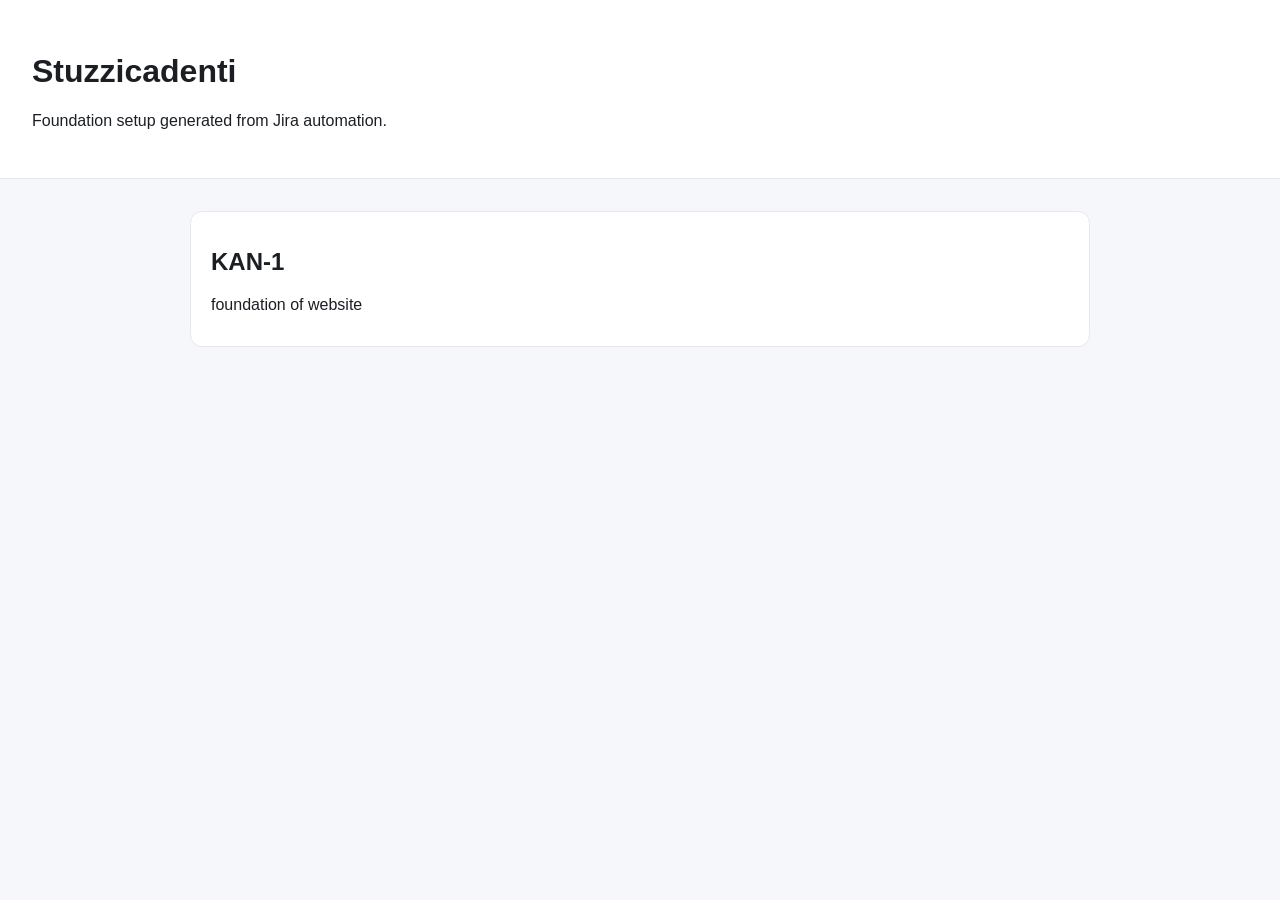
<file: index.html>
<!doctype html>
<html lang="en">
<head>
  <meta charset="UTF-8" />
  <meta name="viewport" content="width=device-width, initial-scale=1.0" />
  <title>KAN-1 - Website Foundation</title>
  <link rel="stylesheet" href="styles.css" />
</head>
<body>
  <header class="site-header">
    <h1>Stuzzicadenti</h1>
    <p>Foundation setup generated from Jira automation.</p>
  </header>
  <main>
    <section><h2>KAN-1</h2><p>foundation of website</p></section>
  </main>
</body>
</html>
</file>
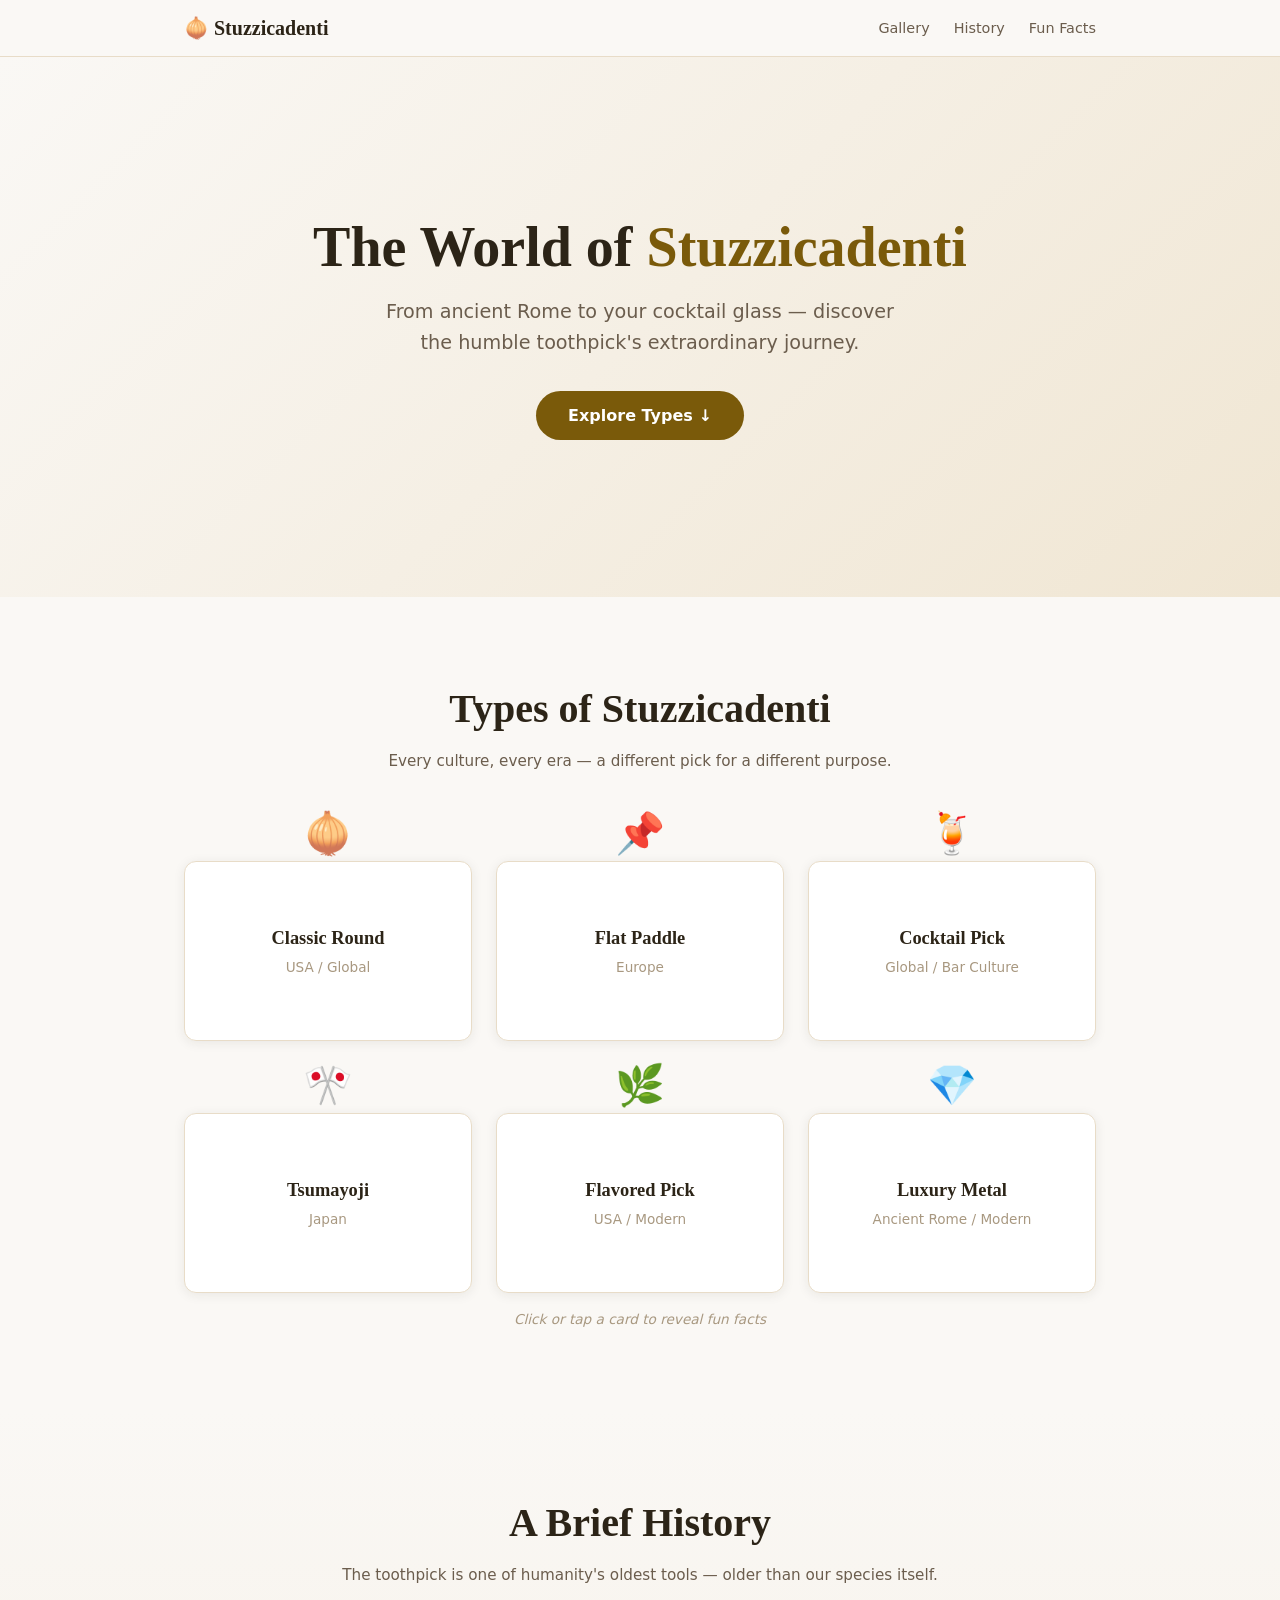
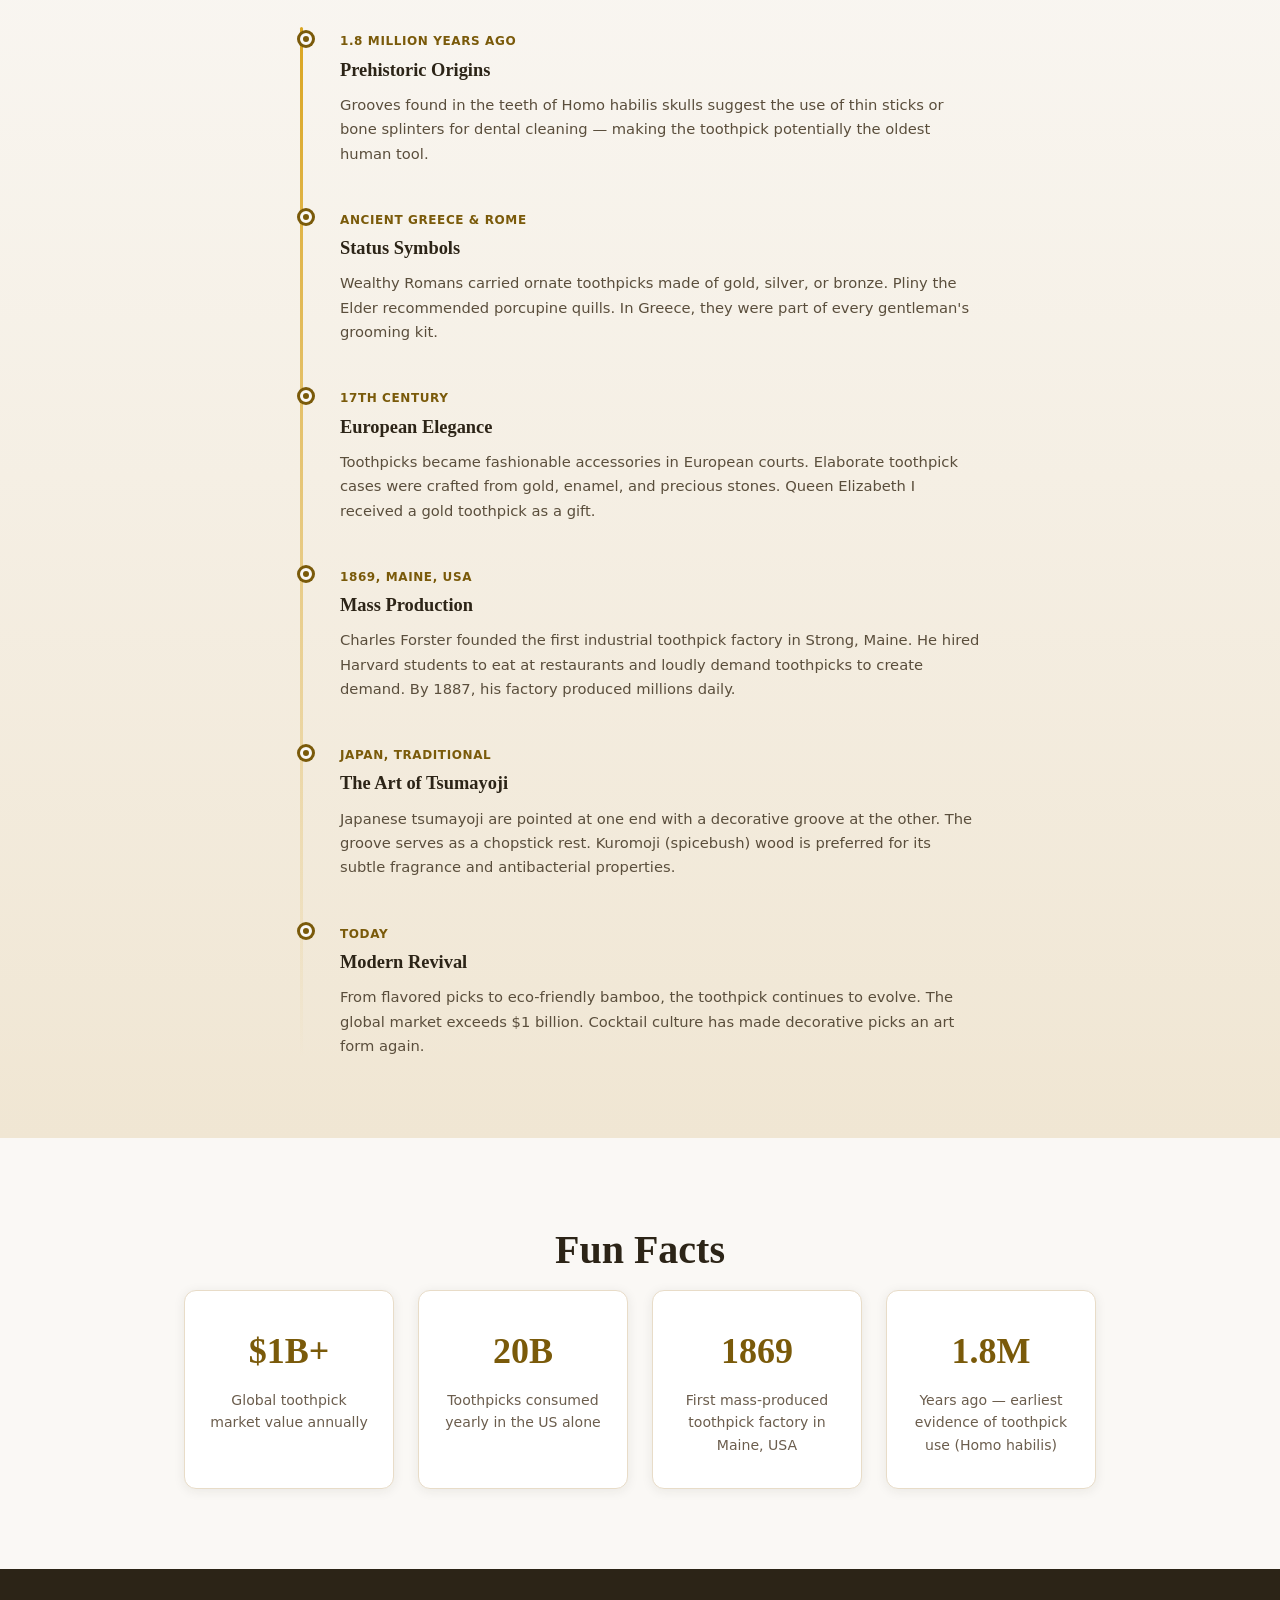
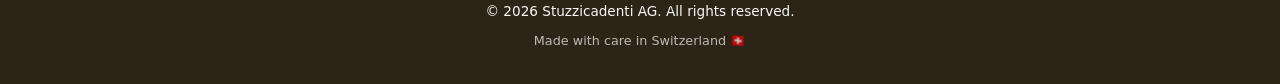
<file: src/index.html>
<!DOCTYPE html>
<html lang="en">
<head>
  <meta charset="UTF-8">
  <meta name="viewport" content="width=device-width, initial-scale=1.0">
  <title>Stuzzicadenti &mdash; The World of Toothpicks</title>
  <meta name="description" content="Explore the fascinating world of stuzzicadenti — from ancient origins to modern cocktail picks. Discover types, history, and cultural traditions around the humble toothpick.">
  <meta name="keywords" content="stuzzicadenti, toothpick, toothpicks, cocktail picks, tsumayoji, history, types">
  <meta name="author" content="Stuzzicadenti AG">
  <meta name="robots" content="index, follow">

  <!-- Open Graph -->
  <meta property="og:type" content="website">
  <meta property="og:title" content="Stuzzicadenti — The World of Toothpicks">
  <meta property="og:description" content="Explore the fascinating world of stuzzicadenti — types, history, and cultural traditions around the humble toothpick.">
  <meta property="og:url" content="https://stuzzicadenti-ag.github.io/stuzzicadenti/">
  <meta property="og:site_name" content="Stuzzicadenti">
  <meta property="og:locale" content="en_US">
  <meta property="og:image" content="https://stuzzicadenti-ag.github.io/stuzzicadenti/img/og-image.png">

  <!-- Twitter Card -->
  <meta name="twitter:card" content="summary">
  <meta name="twitter:title" content="Stuzzicadenti — The World of Toothpicks">
  <meta name="twitter:description" content="Explore the fascinating world of stuzzicadenti — types, history, and cultural traditions.">
  <meta name="twitter:image" content="https://stuzzicadenti-ag.github.io/stuzzicadenti/img/og-image.png">

  <!-- Canonical -->
  <link rel="canonical" href="https://stuzzicadenti-ag.github.io/stuzzicadenti/">

  <!-- hreflang -->
  <link rel="alternate" hreflang="en" href="https://stuzzicadenti-ag.github.io/stuzzicadenti/">
  <link rel="alternate" hreflang="x-default" href="https://stuzzicadenti-ag.github.io/stuzzicadenti/">

  <!-- Favicon (SVG) -->
  <link rel="icon" type="image/svg+xml" href="data:image/svg+xml,<svg xmlns='http://www.w3.org/2000/svg' viewBox='0 0 100 100'><text y='.9em' font-size='90'>🪥</text></svg>">

  <!-- Structured Data -->
  <script type="application/ld+json">
  {
    "@context": "https://schema.org",
    "@type": "WebSite",
    "name": "Stuzzicadenti",
    "url": "https://stuzzicadenti-ag.github.io/stuzzicadenti/",
    "description": "Explore the fascinating world of stuzzicadenti — types, history, and cultural traditions.",
    "publisher": {
      "@type": "Organization",
      "name": "Stuzzicadenti AG"
    }
  }
  </script>

  <!-- Content Security Policy -->
  <meta http-equiv="Content-Security-Policy" content="default-src 'self'; script-src 'self'; style-src 'self' 'unsafe-inline'; img-src 'self' data:; font-src 'self'">

  <link rel="stylesheet" href="css/style.css">

  <!-- Noscript fallback for scroll animations -->
  <noscript><style>.card,.timeline__item,.facts__card{opacity:1;transform:none}</style></noscript>
</head>
<body>

  <!-- Header -->
  <header class="header">
    <nav class="header__nav">
      <a href="#" class="header__logo" aria-label="Stuzzicadenti home">&#129477; Stuzzicadenti</a>
      <ul class="header__links">
        <li><a href="#gallery">Gallery</a></li>
        <li><a href="#history">History</a></li>
        <li><a href="#fun-facts">Fun Facts</a></li>
      </ul>
    </nav>
  </header>

  <!-- Hero -->
  <section class="hero">
    <div class="hero__content">
      <h1 class="hero__title">The World of <span class="hero__accent">Stuzzicadenti</span></h1>
      <p class="hero__subtitle">From ancient Rome to your cocktail glass &mdash; discover the humble toothpick's extraordinary journey.</p>
      <a href="#gallery" class="hero__cta">Explore Types &darr;</a>
    </div>
  </section>

  <!-- Gallery (MOT-5) -->
  <section id="gallery" class="gallery">
    <h2 class="section__title">Types of Stuzzicadenti</h2>
    <p class="section__subtitle">Every culture, every era &mdash; a different pick for a different purpose.</p>

    <div class="gallery__grid">

      <article class="card" tabindex="0" role="button" aria-label="Classic Round toothpick, tap to flip">
        <div class="card__icon">&#129477;</div>
        <div class="card__inner">
          <div class="card__front">
            <h3 class="card__name">Classic Round</h3>
            <p class="card__origin">USA / Global</p>
          </div>
          <div class="card__back">
            <p class="card__fact">The most common toothpick worldwide. First mass-produced in 1869 by Charles Forster in Strong, Maine using birch wood.</p>
          </div>
        </div>
      </article>

      <article class="card" tabindex="0" role="button" aria-label="Flat Paddle toothpick, tap to flip">
        <div class="card__icon">&#128204;</div>
        <div class="card__inner">
          <div class="card__front">
            <h3 class="card__name">Flat Paddle</h3>
            <p class="card__origin">Europe</p>
          </div>
          <div class="card__back">
            <p class="card__fact">Wider and sturdier than round picks. Perfect for appetizers and small bites. Often found in Swiss restaurants.</p>
          </div>
        </div>
      </article>

      <article class="card" tabindex="0" role="button" aria-label="Cocktail Pick, tap to flip">
        <div class="card__icon">&#127865;</div>
        <div class="card__inner">
          <div class="card__front">
            <h3 class="card__name">Cocktail Pick</h3>
            <p class="card__origin">Global / Bar Culture</p>
          </div>
          <div class="card__back">
            <p class="card__fact">Decorative picks with ornate ends &mdash; umbrellas, swords, or fruit shapes. Essential for garnishing martinis and appetizers.</p>
          </div>
        </div>
      </article>

      <article class="card" tabindex="0" role="button" aria-label="Tsumayoji toothpick, tap to flip">
        <div class="card__icon">&#127884;</div>
        <div class="card__inner">
          <div class="card__front">
            <h3 class="card__name">Tsumayoji</h3>
            <p class="card__origin">Japan</p>
          </div>
          <div class="card__back">
            <p class="card__fact">Japanese-style pointed picks, often with a decorative groove at one end that doubles as a rest. Considered an art form in Japanese dining.</p>
          </div>
        </div>
      </article>

      <article class="card" tabindex="0" role="button" aria-label="Flavored Pick, tap to flip">
        <div class="card__icon">&#127807;</div>
        <div class="card__inner">
          <div class="card__front">
            <h3 class="card__name">Flavored Pick</h3>
            <p class="card__origin">USA / Modern</p>
          </div>
          <div class="card__back">
            <p class="card__fact">Infused with cinnamon, tea tree, or mint oils. Popular as a smoking cessation aid and breath freshener since the 1990s.</p>
          </div>
        </div>
      </article>

      <article class="card" tabindex="0" role="button" aria-label="Luxury Metal toothpick, tap to flip">
        <div class="card__icon">&#128142;</div>
        <div class="card__inner">
          <div class="card__front">
            <h3 class="card__name">Luxury Metal</h3>
            <p class="card__origin">Ancient Rome / Modern</p>
          </div>
          <div class="card__back">
            <p class="card__fact">Romans used gold and silver toothpicks as status symbols. Today, titanium and stainless steel picks are eco-friendly alternatives.</p>
          </div>
        </div>
      </article>

    </div>

    <p class="gallery__hint">Click or tap a card to reveal fun facts</p>
  </section>

  <!-- History (MOT-7) -->
  <section id="history" class="history">
    <h2 class="section__title">A Brief History</h2>
    <p class="section__subtitle">The toothpick is one of humanity's oldest tools &mdash; older than our species itself.</p>

    <div class="timeline">

      <div class="timeline__item">
        <div class="timeline__marker"></div>
        <div class="timeline__content">
          <span class="timeline__date">1.8 Million Years Ago</span>
          <h3 class="timeline__title">Prehistoric Origins</h3>
          <p>Grooves found in the teeth of Homo habilis skulls suggest the use of thin sticks or bone splinters for dental cleaning &mdash; making the toothpick potentially the oldest human tool.</p>
        </div>
      </div>

      <div class="timeline__item">
        <div class="timeline__marker"></div>
        <div class="timeline__content">
          <span class="timeline__date">Ancient Greece &amp; Rome</span>
          <h3 class="timeline__title">Status Symbols</h3>
          <p>Wealthy Romans carried ornate toothpicks made of gold, silver, or bronze. Pliny the Elder recommended porcupine quills. In Greece, they were part of every gentleman's grooming kit.</p>
        </div>
      </div>

      <div class="timeline__item">
        <div class="timeline__marker"></div>
        <div class="timeline__content">
          <span class="timeline__date">17th Century</span>
          <h3 class="timeline__title">European Elegance</h3>
          <p>Toothpicks became fashionable accessories in European courts. Elaborate toothpick cases were crafted from gold, enamel, and precious stones. Queen Elizabeth I received a gold toothpick as a gift.</p>
        </div>
      </div>

      <div class="timeline__item">
        <div class="timeline__marker"></div>
        <div class="timeline__content">
          <span class="timeline__date">1869, Maine, USA</span>
          <h3 class="timeline__title">Mass Production</h3>
          <p>Charles Forster founded the first industrial toothpick factory in Strong, Maine. He hired Harvard students to eat at restaurants and loudly demand toothpicks to create demand. By 1887, his factory produced millions daily.</p>
        </div>
      </div>

      <div class="timeline__item">
        <div class="timeline__marker"></div>
        <div class="timeline__content">
          <span class="timeline__date">Japan, Traditional</span>
          <h3 class="timeline__title">The Art of Tsumayoji</h3>
          <p>Japanese tsumayoji are pointed at one end with a decorative groove at the other. The groove serves as a chopstick rest. Kuromoji (spicebush) wood is preferred for its subtle fragrance and antibacterial properties.</p>
        </div>
      </div>

      <div class="timeline__item">
        <div class="timeline__marker"></div>
        <div class="timeline__content">
          <span class="timeline__date">Today</span>
          <h3 class="timeline__title">Modern Revival</h3>
          <p>From flavored picks to eco-friendly bamboo, the toothpick continues to evolve. The global market exceeds $1 billion. Cocktail culture has made decorative picks an art form again.</p>
        </div>
      </div>

    </div>
  </section>

  <!-- Fun Facts -->
  <section id="fun-facts" class="facts">
    <h2 class="section__title">Fun Facts</h2>
    <div class="facts__grid">
      <div class="facts__card">
        <span class="facts__number">$1B+</span>
        <p>Global toothpick market value annually</p>
      </div>
      <div class="facts__card">
        <span class="facts__number">20B</span>
        <p>Toothpicks consumed yearly in the US alone</p>
      </div>
      <div class="facts__card">
        <span class="facts__number">1869</span>
        <p>First mass-produced toothpick factory in Maine, USA</p>
      </div>
      <div class="facts__card">
        <span class="facts__number">1.8M</span>
        <p>Years ago &mdash; earliest evidence of toothpick use (Homo habilis)</p>
      </div>
    </div>
  </section>

  <!-- Footer -->
  <footer class="footer">
    <p>&copy; 2026 Stuzzicadenti AG. All rights reserved.</p>
    <p class="footer__tagline">Made with care in Switzerland &#127464;&#127469;</p>
  </footer>

  <script src="js/main.js"></script>

</body>
</html>
</file>
<file: styles.css>
body { font-family: Inter, Arial, sans-serif; margin: 0; background: #f6f7fb; color: #1b1f24; }
.site-header { background: white; padding: 2rem; border-bottom: 1px solid #e6e8ee; }
main { max-width: 900px; margin: 2rem auto; padding: 0 1rem; }
section { background: white; border: 1px solid #e6e8ee; border-radius: 12px; padding: 1rem 1.25rem; }
</file>
<file: src/css/style.css>
/* ============================================
   Stuzzicadenti — Main Stylesheet (BEM)
   ============================================ */

/* --- Reset & Base --- */
*, *::before, *::after { box-sizing: border-box; margin: 0; padding: 0; }

:root {
  --color-bg: #faf8f5;
  --color-text: #2c2417;
  --color-accent: #7a5a0a;
  --color-accent-light: #daa520;
  --color-card-bg: #fff;
  --color-card-border: #e8dcc8;
  --color-timeline-line: #daa520;
  --color-footer-bg: #2c2417;
  --color-footer-text: #faf8f5;
  --font-main: system-ui, -apple-system, 'Segoe UI', sans-serif;
  --font-serif: Georgia, 'Times New Roman', serif;
  --radius: 12px;
  --shadow: 0 2px 12px rgba(44, 36, 23, .08);
  --shadow-hover: 0 8px 32px rgba(44, 36, 23, .15);
  --transition: .3s ease;
}

html { scroll-behavior: smooth; }

body {
  font-family: var(--font-main);
  background: var(--color-bg);
  color: var(--color-text);
  line-height: 1.6;
  -webkit-font-smoothing: antialiased;
}

/* --- Scroll Reveal --- */
.card,
.timeline__item,
.facts__card {
  opacity: 0;
  transform: translateY(24px);
  transition: opacity .6s ease, transform .6s ease;
}

.card.is-visible,
.timeline__item.is-visible,
.facts__card.is-visible {
  opacity: 1;
  transform: translateY(0);
}

@media (prefers-reduced-motion: reduce) {
  .card,
  .timeline__item,
  .facts__card {
    opacity: 1;
    transform: none;
    transition: none;
  }
}

/* --- Section Titles --- */
.section__title {
  font-family: var(--font-serif);
  font-size: clamp(1.75rem, 4vw, 2.5rem);
  text-align: center;
  margin-bottom: .5rem;
  color: var(--color-text);
}

.section__subtitle {
  text-align: center;
  color: #6b5d4d;
  max-width: 600px;
  margin: 0 auto 2.5rem;
  font-size: .95rem;
}

/* ============================================
   Header
   ============================================ */
.header {
  position: sticky;
  top: 0;
  z-index: 100;
  background: rgba(250, 248, 245, .92);
  backdrop-filter: blur(12px);
  border-bottom: 1px solid var(--color-card-border);
}

.header__nav {
  display: flex;
  align-items: center;
  justify-content: space-between;
  max-width: 960px;
  margin: 0 auto;
  padding: .75rem 1.5rem;
}

.header__logo {
  font-family: var(--font-serif);
  font-size: 1.25rem;
  font-weight: 700;
  color: var(--color-text);
  text-decoration: none;
}

.header__links {
  display: flex;
  gap: 1.5rem;
  list-style: none;
}

.header__links a {
  color: #6b5d4d;
  text-decoration: none;
  font-size: .9rem;
  transition: color var(--transition);
}

.header__links a:hover { color: var(--color-accent); }

/* ============================================
   Hero
   ============================================ */
.hero {
  min-height: 60vh;
  display: flex;
  align-items: center;
  justify-content: center;
  text-align: center;
  padding: 4rem 1.5rem;
  background: linear-gradient(135deg, #faf8f5 0%, #f0e6d3 100%);
}

.hero__title {
  font-family: var(--font-serif);
  font-size: clamp(2rem, 6vw, 3.5rem);
  line-height: 1.2;
  margin-bottom: 1rem;
}

.hero__accent { color: var(--color-accent); }

.hero__subtitle {
  font-size: clamp(1rem, 2.5vw, 1.2rem);
  color: #6b5d4d;
  max-width: 540px;
  margin: 0 auto 2rem;
}

.hero__cta {
  display: inline-block;
  padding: .75rem 2rem;
  background: var(--color-accent);
  color: #fff;
  text-decoration: none;
  border-radius: 999px;
  font-weight: 600;
  transition: background var(--transition), transform var(--transition);
}

.hero__cta:hover {
  background: var(--color-accent-light);
  transform: translateY(-2px);
}

/* ============================================
   Gallery (MOT-5 + MOT-6)
   ============================================ */
.gallery {
  padding: 5rem 1.5rem;
  max-width: 960px;
  margin: 0 auto;
}

.gallery__grid {
  display: grid;
  grid-template-columns: repeat(auto-fill, minmax(260px, 1fr));
  gap: 1.5rem;
  margin-bottom: 1rem;
}

.gallery__hint {
  text-align: center;
  color: #a89880;
  font-size: .85rem;
  font-style: italic;
}

/* --- Card with flip animation (MOT-6) --- */
.card {
  perspective: 800px;
  cursor: pointer;
  border-radius: var(--radius);
  min-height: 220px;
}

.card__icon {
  font-size: 2.5rem;
  text-align: center;
  margin-bottom: .5rem;
  line-height: 1;
}

.card__inner {
  position: relative;
  width: 100%;
  height: 180px;
  transition: transform .6s cubic-bezier(.4, 0, .2, 1);
  transform-style: preserve-3d;
}

.card:hover .card__inner,
.card:focus .card__inner,
.card--flipped .card__inner {
  transform: rotateY(180deg);
}

.card__front,
.card__back {
  position: absolute;
  inset: 0;
  backface-visibility: hidden;
  display: flex;
  flex-direction: column;
  align-items: center;
  justify-content: center;
  padding: 1.5rem;
  border-radius: var(--radius);
  background: var(--color-card-bg);
  border: 1px solid var(--color-card-border);
  box-shadow: var(--shadow);
  transition: box-shadow var(--transition);
}

.card:hover .card__front,
.card:focus .card__front {
  box-shadow: var(--shadow-hover);
}

.card__back {
  transform: rotateY(180deg);
  background: linear-gradient(135deg, var(--color-accent), var(--color-accent-light));
  color: #fff;
  border-color: var(--color-accent);
  text-align: center;
  font-size: .9rem;
  line-height: 1.5;
}

.card__name {
  font-family: var(--font-serif);
  font-size: 1.15rem;
  margin-bottom: .25rem;
}

.card__origin {
  color: #a89880;
  font-size: .85rem;
}

.card__fact { font-size: .88rem; }

/* ============================================
   History / Timeline (MOT-7)
   ============================================ */
.history {
  padding: 5rem 1.5rem;
  background: linear-gradient(180deg, var(--color-bg) 0%, #f0e6d3 100%);
}

.timeline {
  position: relative;
  max-width: 680px;
  margin: 0 auto;
  padding-left: 2.5rem;
}

.timeline::before {
  content: '';
  position: absolute;
  left: 0;
  top: 0;
  bottom: 0;
  width: 3px;
  background: linear-gradient(180deg, var(--color-timeline-line), transparent);
  border-radius: 3px;
}

.timeline__item {
  position: relative;
  margin-bottom: 2.5rem;
}

.timeline__item:last-child { margin-bottom: 0; }

.timeline__marker {
  position: absolute;
  left: -2.5rem;
  top: .35rem;
  width: 12px;
  height: 12px;
  background: var(--color-accent);
  border: 3px solid var(--color-bg);
  border-radius: 50%;
  box-shadow: 0 0 0 3px var(--color-accent);
  transition: transform var(--transition);
}

.timeline__item:hover .timeline__marker {
  transform: scale(1.4);
}

.timeline__date {
  display: inline-block;
  font-size: .75rem;
  font-weight: 700;
  text-transform: uppercase;
  letter-spacing: .05em;
  color: var(--color-accent);
  margin-bottom: .25rem;
}

.timeline__title {
  font-family: var(--font-serif);
  font-size: 1.15rem;
  margin-bottom: .5rem;
}

.timeline__content p {
  color: #5a4e3c;
  font-size: .92rem;
  line-height: 1.65;
}

/* ============================================
   Fun Facts
   ============================================ */
.facts {
  padding: 5rem 1.5rem;
  max-width: 960px;
  margin: 0 auto;
}

.facts__grid {
  display: grid;
  grid-template-columns: repeat(auto-fill, minmax(200px, 1fr));
  gap: 1.5rem;
}

.facts__card {
  background: var(--color-card-bg);
  border: 1px solid var(--color-card-border);
  border-radius: var(--radius);
  padding: 2rem 1.5rem;
  text-align: center;
  box-shadow: var(--shadow);
  transition: transform var(--transition), box-shadow var(--transition);
}

.facts__card:hover {
  transform: translateY(-4px);
  box-shadow: var(--shadow-hover);
}

.facts__number {
  display: block;
  font-family: var(--font-serif);
  font-size: 2.25rem;
  font-weight: 700;
  color: var(--color-accent);
  margin-bottom: .5rem;
}

.facts__card p {
  color: #6b5d4d;
  font-size: .88rem;
}

/* ============================================
   Footer
   ============================================ */
.footer {
  background: var(--color-footer-bg);
  color: var(--color-footer-text);
  text-align: center;
  padding: 2rem 1.5rem;
  font-size: .85rem;
}

.footer__tagline {
  margin-top: .5rem;
  opacity: .7;
  font-size: .8rem;
}

/* ============================================
   Responsive
   ============================================ */
@media (max-width: 600px) {
  .header__links { gap: 1rem; }
  .header__links a { font-size: .8rem; }

  .gallery__grid {
    grid-template-columns: 1fr;
  }

  .facts__grid {
    grid-template-columns: repeat(2, 1fr);
  }

  .timeline { padding-left: 2rem; }
  .timeline__marker { left: -2rem; }
}

@media (min-width: 601px) and (max-width: 900px) {
  .gallery__grid {
    grid-template-columns: repeat(2, 1fr);
  }
}
</file>
